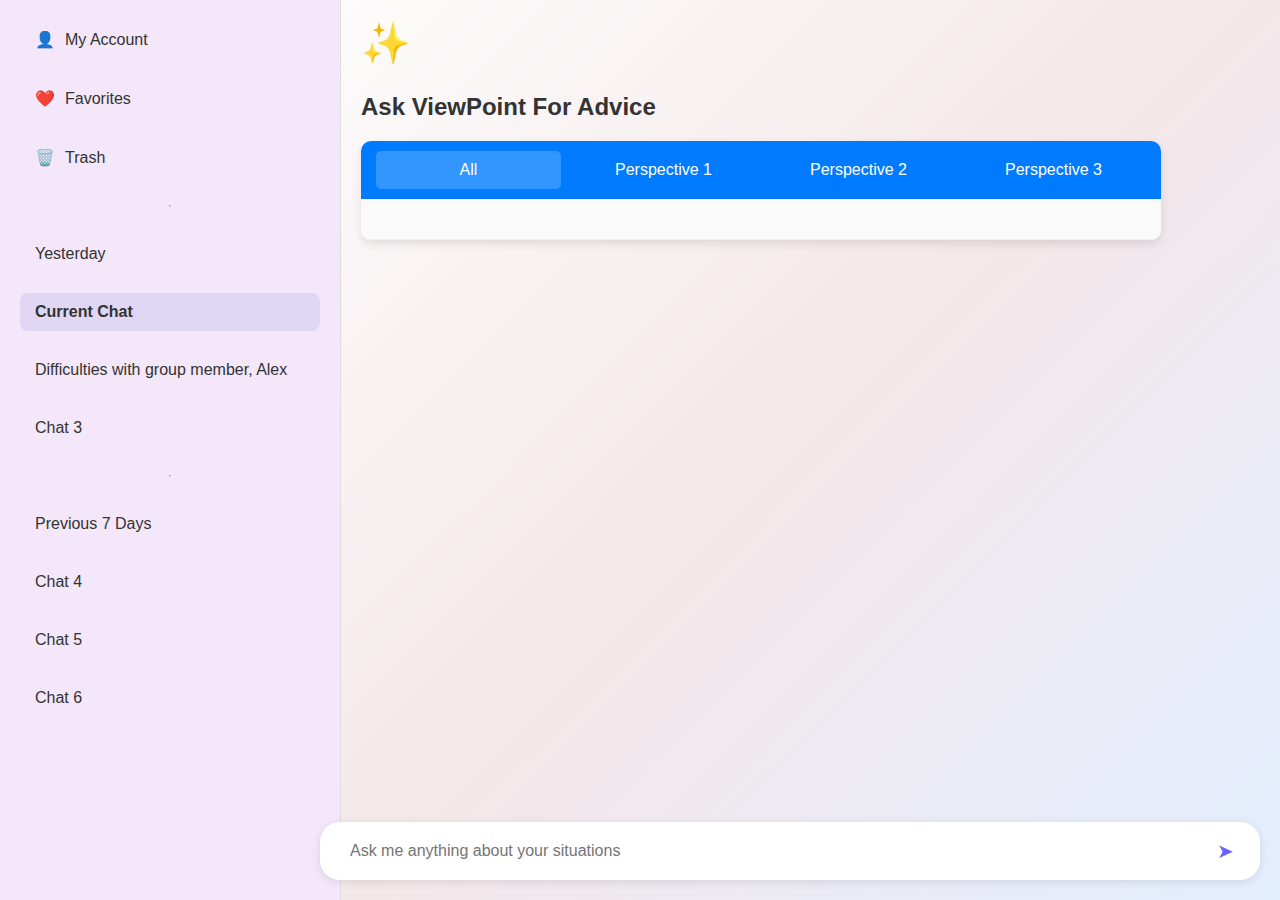
<file: templates/index.html>
<!DOCTYPE html>
<html lang="en">
<head>
    <meta charset="UTF-8">
    <meta name="viewport" content="width=device-width, initial-scale=1.0">
    <title>ViewPoint</title>
    <style>
        body {
            margin: 0;
            font-family: Arial, sans-serif;
            display: flex;
            height: 100vh;
            background: linear-gradient(135deg, #fdfbfb, #f3e7e9, #e3eeff);
            background-size: cover;
        }

        .sidebar {
            width: 300px;
            background-color: #f3e7f9;
            padding: 20px;
            display: flex;
            flex-direction: column;
            gap: 20px;
            border-right: 1px solid #ddd;
        }

        .sidebar-item {
            padding: 10px 15px;
            border-radius: 8px;
            cursor: pointer;
            display: flex;
            align-items: center;
            gap: 10px;
            color: #333;
            font-size: 16px;
        }

        .sidebar-item:hover {
            background-color: #e0d7f5;
        }

        .sidebar-item.active {
            background-color: #e0d7f5;
            font-weight: bold;
        }

        .content {
            flex: 1;
            display: flex;
            flex-direction: column;
            padding: 20px;
            background: linear-gradient(135deg, #fdfbfb, #f3e7e9, #e3eeff);
        }

        .content h1 {
            font-size: 24px;
            color: #333;
            margin-bottom: 20px;
        }

        .content .icon {
            font-size: 40px;
            margin-bottom: 10px;
        }

        #chat-container {
            width: 100%;
            max-width: 800px;
            background: white;
            border-radius: 10px;
            box-shadow: 0 4px 10px rgba(0, 0, 0, 0.1);
            overflow: hidden;
            display: flex;
            flex-direction: column;
            max-height: 70vh;
        }

        #tabs {
            display: flex;
            background: #007bff;
            padding: 10px;
            position: sticky;
            top: 0;
            z-index: 1;
        }

        .tab {
            flex: 1;
            padding: 10px;
            text-align: center;
            color: white;
            cursor: pointer;
            border-radius: 5px;
            margin: 0 5px;
            transition: background 0.3s;
        }

        .tab.active {
            background: rgba(255, 255, 255, 0.2);
        }

        #chat-messages {
            flex: 1;
            padding: 20px;
            overflow-y: auto;
            border-bottom: 1px solid #eee;
            background: #fafafa;
        }

        .message {
            margin-bottom: 15px;
            max-width: 70%;
            padding: 10px 15px;
            border-radius: 10px;
            word-wrap: break-word;
        }

        .user-message {
            background: #007bff;
            color: white;
            margin-left: auto;
        }

        .ai-message {
            background: #e9ecef;
            color: #333;
            margin-right: auto;
        }

        .input-container {
            position: fixed;
            bottom: 20px;
            left: 320px;
            right: 20px;
            display: flex;
            align-items: center;
            background-color: #fff;
            border-radius: 20px;
            box-shadow: 0 2px 10px rgba(0, 0, 0, 0.1);
            padding: 10px 20px;
        }

        .input-container input {
            flex: 1;
            border: none;
            outline: none;
            font-size: 16px;
            padding: 10px;
        }

        .input-container button {
            background: none;
            border: none;
            cursor: pointer;
            font-size: 20px;
            color: #6c63ff;
        }
    </style>
</head>
<body>
    <div class="sidebar">
        <div class="sidebar-item">
            <span>👤</span> My Account
        </div>
        <div class="sidebar-item">
            <span>❤️</span> Favorites
        </div>
        <div class="sidebar-item">
            <span>🗑️</span> Trash
        </div>
        <hr>
        <div class="sidebar-item">Yesterday</div>
        <div class="sidebar-item active">Current Chat</div>
        <div class="sidebar-item">Difficulties with group member, Alex</div>
        <div class="sidebar-item">Chat 3</div>
        <hr>
        <div class="sidebar-item">Previous 7 Days</div>
        <div class="sidebar-item">Chat 4</div>
        <div class="sidebar-item">Chat 5</div>
        <div class="sidebar-item">Chat 6</div>
    </div>
    <div class="content">
        <div class="icon">✨</div>
        <h1>Ask ViewPoint For Advice</h1>
        <div id="chat-container">
            <div id="tabs">
                <div class="tab active" data-tab="all">All</div>
                <div class="tab" data-tab="1">Perspective 1</div>
                <div class="tab" data-tab="2">Perspective 2</div>
                <div class="tab" data-tab="3">Perspective 3</div>
            </div>
            <div id="chat-messages"></div>
        </div>
    </div>
    <div class="input-container">
        <input type="text" id="user-input" placeholder="Ask me anything about your situations">
        <button id="send-button">➤</button>
    </div>

    <script>
        const chatMessages = document.getElementById("chat-messages");
        const userInput = document.getElementById("user-input");
        const sendButton = document.getElementById("send-button");
        const tabs = document.querySelectorAll(".tab");

        let activeTab = "all";
        let storedConversations = {};

        // Tab switching logic
        tabs.forEach(tab => {
            tab.addEventListener("click", function () {
                tabs.forEach(t => t.classList.remove("active"));
                this.classList.add("active");
                activeTab = this.getAttribute("data-tab");
                displayMessages();
            });
        });

        // Display messages for the active tab
        function displayMessages() {
            chatMessages.innerHTML = "";
            const messages = storedConversations[activeTab] || [];
            messages.forEach(msg => {
                addMessage(`You: ${msg.user}`, "user-message");
                addMessage(`AI: ${msg.ai}`, "ai-message");
            });
            chatMessages.scrollTop = chatMessages.scrollHeight; // Auto-scroll to bottom
        }

        // Add a message to the chat
        function addMessage(content, className) {
            const messageBox = document.createElement("div");
            messageBox.className = `message ${className}`;
            messageBox.textContent = content;
            chatMessages.appendChild(messageBox);
        }

        // Send message to backend
        sendButton.addEventListener("click", () => {
            const message = userInput.value.trim();
            if (message) {
                fetch("/get_response", {
                    method: "POST",
                    headers: { "Content-Type": "application/json" },
                    body: JSON.stringify({
                        user_input: message,
                        tab: activeTab
                    })
                })
                    .then(response => response.json())
                    .then(data => {
                        storedConversations = data.conversations;
                        displayMessages();
                        userInput.value = ""; // Clear input
                    });
            }
        });

        // Allow pressing Enter to send messages
        userInput.addEventListener("keypress", (e) => {
            if (e.key === "Enter") {
                sendButton.click();
            }
        });
    </script>
</body>
</html>
</file>
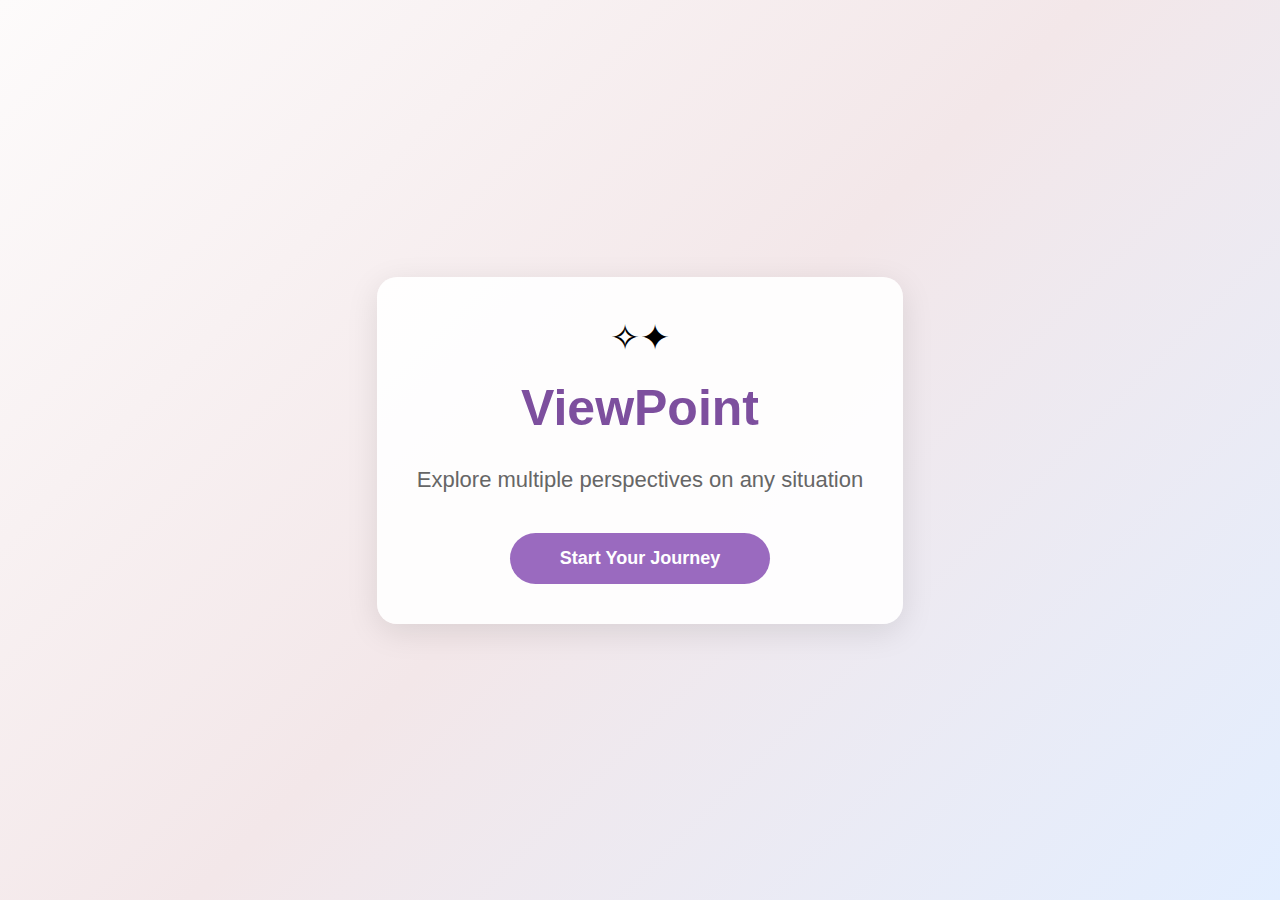
<file: pages/start.html>
<!DOCTYPE html>
<html lang="en">
<head>
    <meta charset="UTF-8">
    <meta name="viewport" content="width=device-width, initial-scale=1.0">

    <meta http-equiv="Cache-Control" content="no-cache, no-store, must-revalidate">
    <meta http-equiv="Pragma" content="no-cache">
    <meta http-equiv="Expires" content="0">
    <title>ViewPoint - Start</title>
    <!-- Custom CSS that matches our main app style -->
    <style>
        body {
            margin: 0;
            font-family: Arial, sans-serif;
            height: 100vh;
            background: linear-gradient(135deg, #fdfbfb, #f3e7e9, #e3eeff);
            background-size: cover;
            display: flex;
            justify-content: center;
            align-items: center;
        }
        
        .container {
            text-align: center;
            max-width: 600px;
            padding: 40px;
            background-color: rgba(255, 255, 255, 0.9);
            border-radius: 20px;
            box-shadow: 0 8px 32px rgba(0, 0, 0, 0.1);
            transition: transform 0.3s ease;
        }
        
        .container:hover {
            transform: translateY(-5px);
        }
        
        .logo {
            font-size: 50px;
            font-weight: bold;
            margin-bottom: 30px;
            color: #7d4f9e;
        }
        
        .logo-icon {
            display: block;
            font-size: 36px;
            margin-bottom: 20px;
        }
        
        .subtitle {
            font-size: 22px;
            color: #666;
            margin-bottom: 40px;
        }
        
        .start-button {
            display: inline-block;
            padding: 15px 50px;
            background-color: #9a6abf;
            color: white;
            text-decoration: none;
            border-radius: 30px;
            font-size: 18px;
            font-weight: bold;
            transition: all 0.3s ease;
            border: none;
            cursor: pointer;
        }
        
        .start-button:hover {
            background-color: #7d4f9e;
            transform: translateY(-3px);
            box-shadow: 0 10px 20px rgba(122, 79, 158, 0.3);
        }
        
        @keyframes pulse {
            0% { transform: scale(1); }
            50% { transform: scale(1.05); }
            100% { transform: scale(1); }
        }
        
        .animated {
            animation: pulse 2s infinite;
        }
        
        @media (max-width: 768px) {
            .container {
                padding: 30px 20px;
                margin: 0 20px;
            }
            
            .logo {
                font-size: 40px;
            }
            
            .subtitle {
                font-size: 18px;
            }
        }
    </style>
</head>
<body>
    <div class="container">
        <div class="logo-icon">✧✦</div>
        <div class="logo">ViewPoint</div>
        <p class="subtitle">Explore multiple perspectives on any situation</p>
        
        <a href="/home" class="start-button animated">Start Your Journey</a>
    </div>
</body>
</html>
</file>
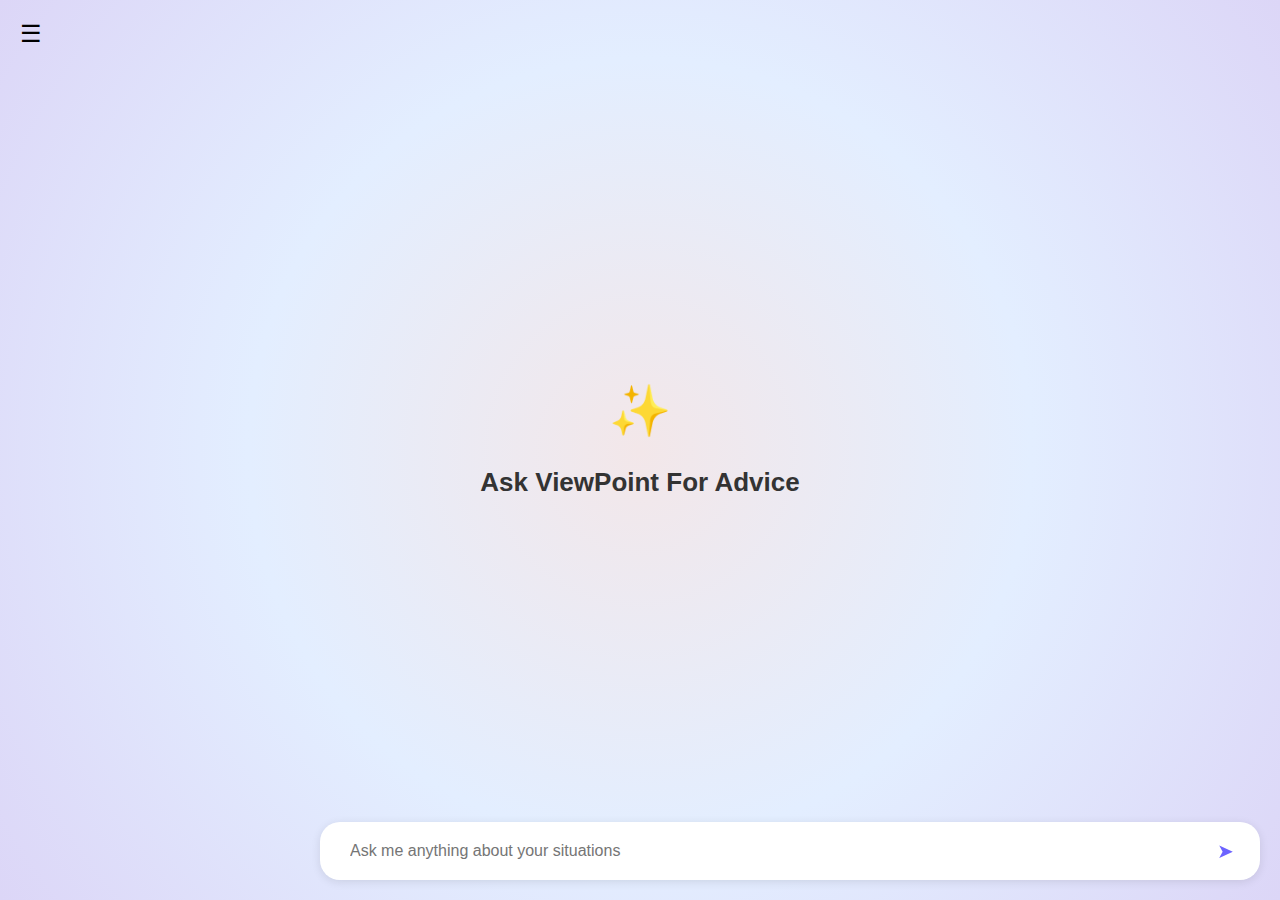
<file: templates/ startnobar.html>
<!DOCTYPE html>
<html lang="en">
<head>
    <meta charset="UTF-8">
    <meta name="viewport" content="width=device-width, initial-scale=1.0">
    <title>ViewPoint</title>
    <style>
        body {
            margin: 0;
            padding: 0;
            font-family: Arial, sans-serif;
            display: flex;
            flex-direction: column;
            justify-content: center;
            align-items: center;
            height: 100vh;
            background: radial-gradient(circle, #f3e7e9, #e3eeff, #dcd6f7);
            background-size: cover;
        }

        .menu-icon {
            position: absolute;
            top: 20px;
            left: 20px;
            font-size: 24px;
            cursor: pointer;
            color: black;
            z-index: 3;
            transition: left 0.3s ease-in-out;
        }

        .sidebar {
            position: fixed;
            left: -300px;
            width: 300px;
            height: 100vh;
            background-color: #f3e7f9;
            padding: 20px;
            display: flex;
            flex-direction: column;
            gap: 20px;
            border-right: 1px solid #ddd;
            transition: left 0.3s ease-in-out;
            z-index: 2;
            visibility: hidden;
        }

        .sidebar.open {
            left: 0;
            visibility: visible;
        }

        .menu-icon.moved {
            left: 260px !important;
        }

        .sidebar-item {
            padding: 10px 15px;
            border-radius: 8px;
            cursor: pointer;
            display: flex;
            align-items: center;
            gap: 10px;
            color: #333;
            font-size: 16px;
            justify-content: space-between;
        }

        .sidebar-item:hover {
            background-color: #e0d7f5;
        }

        .icon {
            font-size: 50px;
            color: #000;
            margin-bottom: 10px;
        }

        h1 {
            font-size: 26px;
            font-weight: bold;
            color: #333;
            margin-bottom: 20px;
        }

        .input-container {
            position: fixed;
            bottom: 20px;
            left: 320px;
            right: 20px;
            display: flex;
            align-items: center;
            background-color: #fff;
            border-radius: 20px;
            box-shadow: 0 2px 10px rgba(0, 0, 0, 0.1);
            padding: 10px 20px;
        }

        .input-container input {
            flex: 1;
            border: none;
            outline: none;
            font-size: 16px;
            padding: 10px;
        }

        .input-container button {
            background: none;
            border: none;
            cursor: pointer;
            font-size: 20px;
            color: #6c63ff;
        }
    </style>
</head>
<body>
    <div class="menu-icon" id="menuIcon" onclick="toggleMenu()">☰</div>
    <div class="sidebar" id="sidebar">
        <div class="sidebar-item">
            <span>👤 My Account</span>
        </div>
        <div class="sidebar-item">❤️ Favorites</div>
        <div class="sidebar-item">🗑️ Trash</div>
        <hr>
        <div class="sidebar-item">Yesterday</div>
        <div class="sidebar-item active">Current Chat</div>
        <div class="sidebar-item">Difficulties with group member, Alex</div>
        <div class="sidebar-item">Chat 3</div>
        <hr>
        <div class="sidebar-item">Previous 7 Days</div>
        <div class="sidebar-item">Chat 4</div>
        <div class="sidebar-item">Chat 5</div>
        <div class="sidebar-item">Chat 6</div>
    </div>
    <div class="icon">✨</div>
    <h1>Ask ViewPoint For Advice</h1>
    <div class="input-container">
        <input type="text" id="user-input" placeholder="Ask me anything about your situations">
        <button id="send-button">➤</button>
    </div>

    <script>
        function toggleMenu() {
            let sidebar = document.getElementById("sidebar");
            let menuIcon = document.getElementById("menuIcon");
            if (sidebar.classList.contains("open")) {
                sidebar.classList.remove("open");
                menuIcon.classList.remove("moved");
                setTimeout(() => {
                    sidebar.style.visibility = "hidden";
                }, 300);
            } else {
                sidebar.style.visibility = "visible";
                sidebar.classList.add("open");
                menuIcon.classList.add("moved");
            }
        }

        const userInput = document.getElementById("user-input");
        const sendButton = document.getElementById("send-button");

        sendButton.addEventListener("click", () => {
            const message = userInput.value.trim();
            if (message) { // Store the user's input in localStorage before redirection
                localStorage.setItem("pendingQuestion", message);
                window.location.href = "start.html";
            }
        });

    </script>
</body>
</html>
</file>
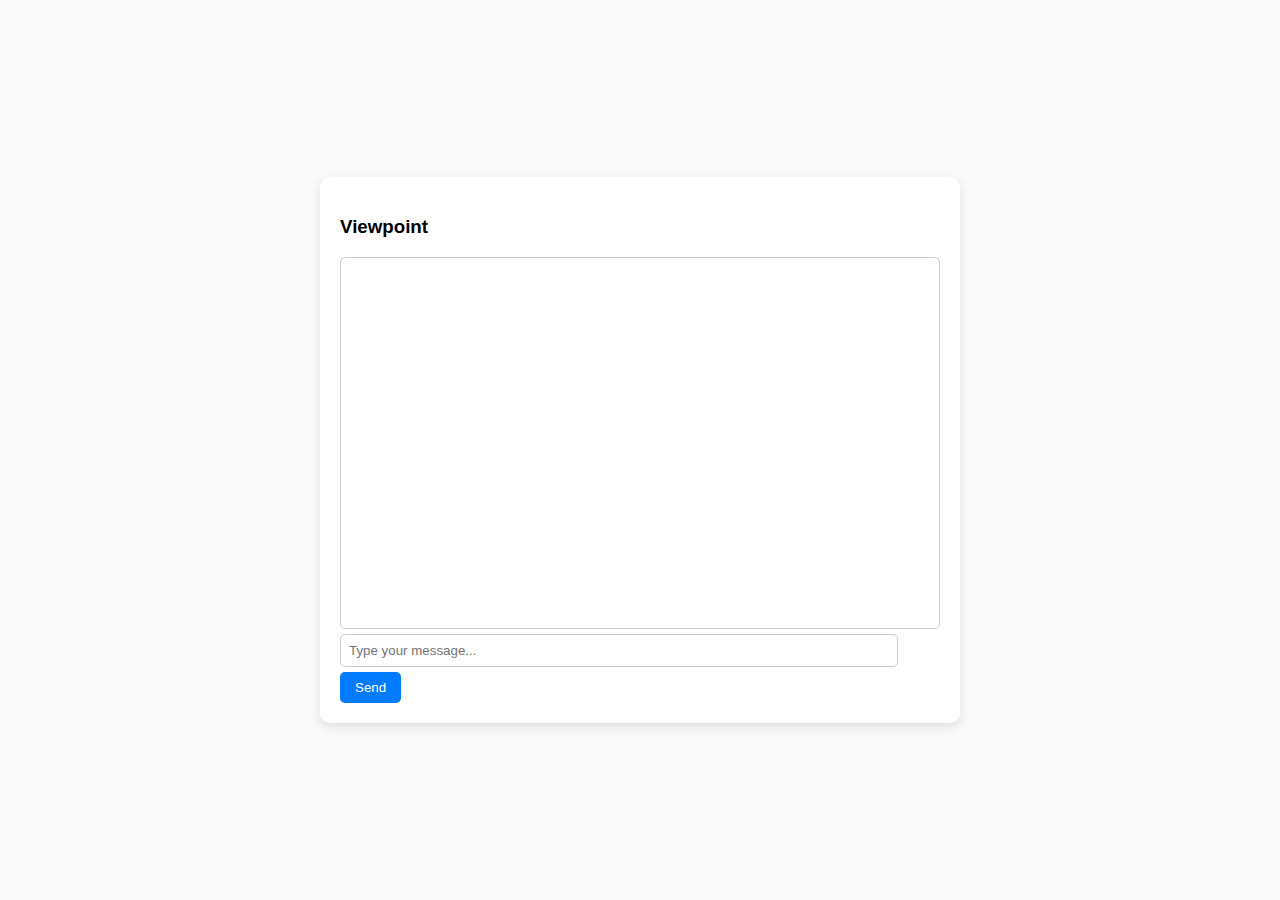
<file: templates/index2.html>
<!DOCTYPE html>
<html lang="en">
<head>
<meta charset="UTF-8">
<meta name="viewport" content="width=device-width, initial-scale=1.0">
<title> Viewpoint</title>
<style>
  body {
    font-family: Arial, sans-serif;
    background-color: #f9f9f9;
    display: flex;
    justify-content: center;
    align-items: center;
    height: 100vh;
    margin: 0;
  }
  
  #chat-container {
    width: 600px;
    background: white;
    padding: 20px;
    border-radius: 10px;
    box-shadow: 0px 4px 10px rgba(0, 0, 0, 0.1);
  }
  
  #chat-messages {
    height: 350px;
    overflow-y: auto;
    padding: 10px;
    border: 1px solid #ccc;
    border-radius: 5px;
    background-color: #ffffff;
  }

  .user-message, .ai-message {
    max-width: 80%;
    padding: 10px;
    margin: 5px 0;
    border-radius: 10px;
    word-wrap: break-word;
  }

  .user-message {
    margin-left: auto; 
    background-color: #d1e7dd;
    align-self: flex-end;
    text-align: left; /* align user message to right side always */
  }

  .ai-message {
    margin-right: auto;
    background-color: #f8d7da;
    align-self: flex-start;
    text-align: left;
  }

  #user-input {
    width: calc(100% - 60px);
    padding: 8px;
    border-radius: 5px;
    border: 1px solid #ccc;
    margin-bottom: 5px;
    margin-top: 5px;
  }

  #send-button {
    padding: 8px 15px;
    border: none;
    border-radius: 5px;
    background-color: #007bff;
    color: white;
    cursor: pointer;
  }

  #send-button:hover {
    background-color: #0056b3;
  }
</style>
</head>
<body>
  <div id="chat-container">
    <h3>Viewpoint</h3>
    <div id="chat-messages"></div>
    <input type="text" id="user-input" placeholder="Type your message...">
    <button id="send-button">Send</button>
  </div>

  <script>
    const chatMessages = document.getElementById("chat-messages");
    const userInput = document.getElementById("user-input");
    const sendButton = document.getElementById("send-button");

    function addMessage(content, className) {
      const messageBox = document.createElement("div");
      messageBox.className = className;
      messageBox.textContent = content;
      chatMessages.appendChild(messageBox);
      chatMessages.scrollTop = chatMessages.scrollHeight;  
    }

    function sendMessage() {
      const userMessage = userInput.value.trim();
      if (userMessage === "") return;  

      addMessage("You: " + userMessage, "user-message");
      userInput.value = "";  

      fetch('/get_response', {
          method: 'POST',
          headers: { 'Content-Type': 'application/json' },
          body: JSON.stringify({ user_input: userMessage })
      })
      .then(response => response.json())
      .then(data => {

        if (data.responses) {
            Object.keys(data.responses).forEach(perspective => {
                addMessage(`(${perspective}) Advisor: ${data.responses[perspective]}`, "ai-message");
            });
        } else {
            addMessage("AI: Error generating response", "ai-message");
        }
    })

      .catch(error => console.error("Error:", error));
    }

    sendButton.addEventListener("click", sendMessage);
    userInput.addEventListener("keydown", (event) => {
      if (event.key === "Enter") {
        sendMessage();
      }
    });
  </script>
</body>
</html>
</file>
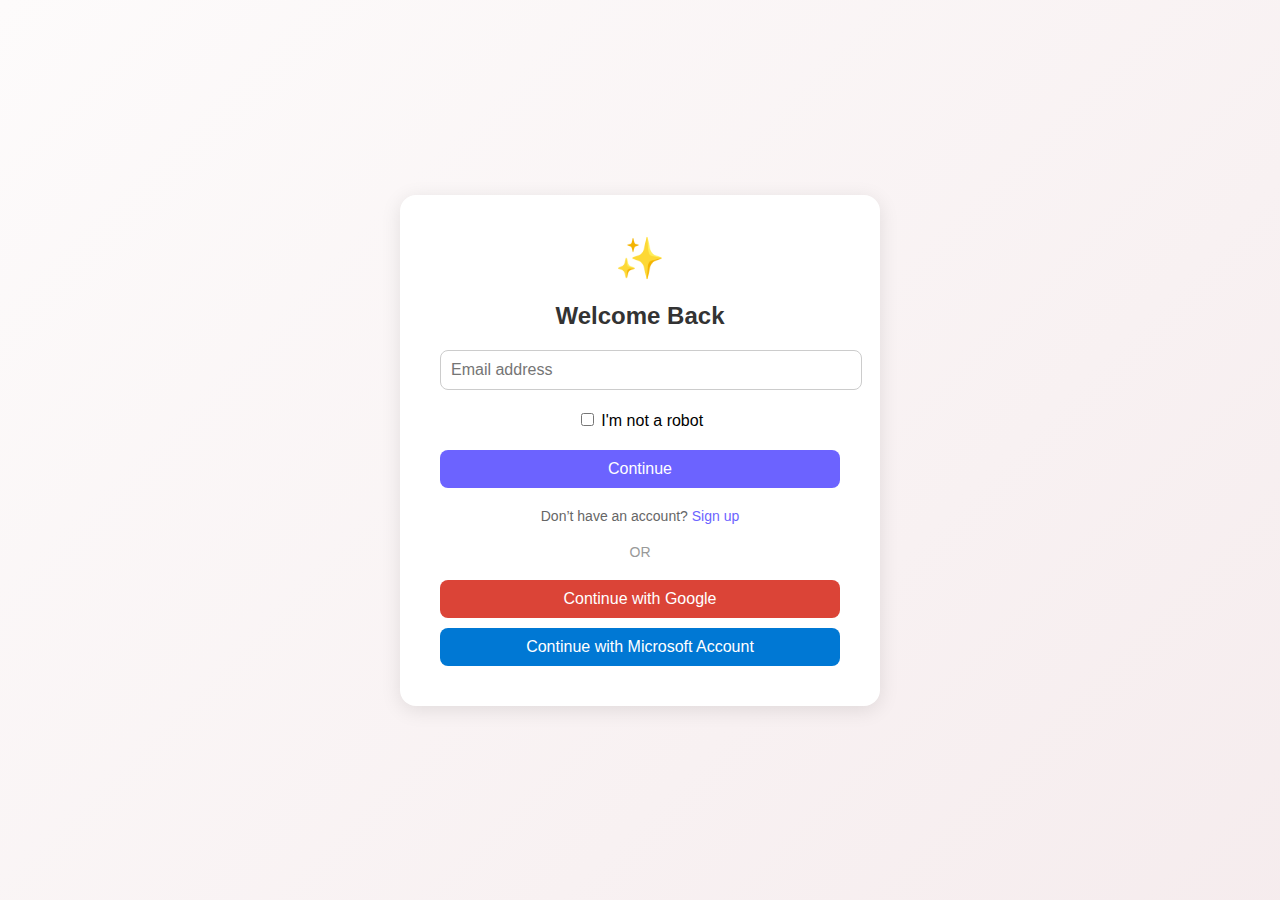
<file: templates/login.html>
<!DOCTYPE html>
<html lang="en">
<head>
    <meta charset="UTF-8">
    <meta name="viewport" content="width=device-width, initial-scale=1.0">
    <title>Login Page</title>
    <style>
        body {
            margin: 0;
            padding: 0;
            font-family: Arial, sans-serif;
            display: flex;
            justify-content: center;
            align-items: center;
            height: 100vh;
            background: linear-gradient(135deg, #fdfbfb, #f3e7e9, #e3eeff, #f3e7e9);
            background-size: 400% 400%;
            animation: gradientBG 10s ease infinite;
        }

        @keyframes gradientBG {
            0% { background-position: 0% 50%; }
            50% { background-position: 100% 50%; }
            100% { background-position: 0% 50%; }
        }

        .login-container {
            text-align: center;
            background: #ffffff;
            padding: 40px;
            border-radius: 16px;
            box-shadow: 0 4px 20px rgba(0, 0, 0, 0.1);
            width: 400px;
        }

        .icon {
            font-size: 40px;
            color: #6c63ff;
            margin-bottom: 20px;
        }

        h1 {
            font-size: 24px;
            color: #333333;
            margin-bottom: 20px;
        }

        .input-field {
            width: 100%;
            padding: 10px;
            margin-bottom: 20px;
            border: 1px solid #ccc;
            border-radius: 8px;
            font-size: 16px;
        }

        .recaptcha {
            margin-bottom: 20px;
        }

        .button {
            width: 100%;
            padding: 10px;
            font-size: 16px;
            color: #ffffff;
            background: #6c63ff;
            border: none;
            border-radius: 8px;
            cursor: pointer;
            text-decoration: none;
            transition: background 0.3s ease;
        }

        .button:hover {
            background: #5a52d6;
        }

        .signup {
            margin-top: 20px;
            font-size: 14px;
            color: #666666;
        }

        .signup a {
            color: #6c63ff;
            text-decoration: none;
        }

        .signup a:hover {
            text-decoration: underline;
        }

        .or {
            margin: 20px 0;
            font-size: 14px;
            color: #999999;
        }

        .social-buttons {
            display: flex;
            flex-direction: column;
            gap: 10px;
        }

        .social-button {
            display: flex;
            align-items: center;
            justify-content: center;
            padding: 10px;
            font-size: 16px;
            color: #ffffff;
            border: none;
            border-radius: 8px;
            cursor: pointer;
            text-decoration: none;
        }

        .google {
            background: #db4437;
        }

        .microsoft {
            background: #0078d4;
        }
    </style>
</head>
<body>
    <div class="login-container">
        <div class="icon">✨</div>
        <h1>Welcome Back</h1>
        <input type="email" class="input-field" placeholder="Email address">
        <div class="recaptcha">
            <input type="checkbox" id="recaptcha">
            <label for="recaptcha">I'm not a robot</label>
        </div>
        <button class="button">Continue</button>
        <div class="signup">
            Don’t have an account? <a href="/signup">Sign up</a>
        </div>
        <div class="or">OR</div>
        <div class="social-buttons">
            <a href="/google-login" class="social-button google">Continue with Google</a>
            <a href="/microsoft-login" class="social-button microsoft">Continue with Microsoft Account</a>
        </div>
    </div>
</body>
</html>
</file>
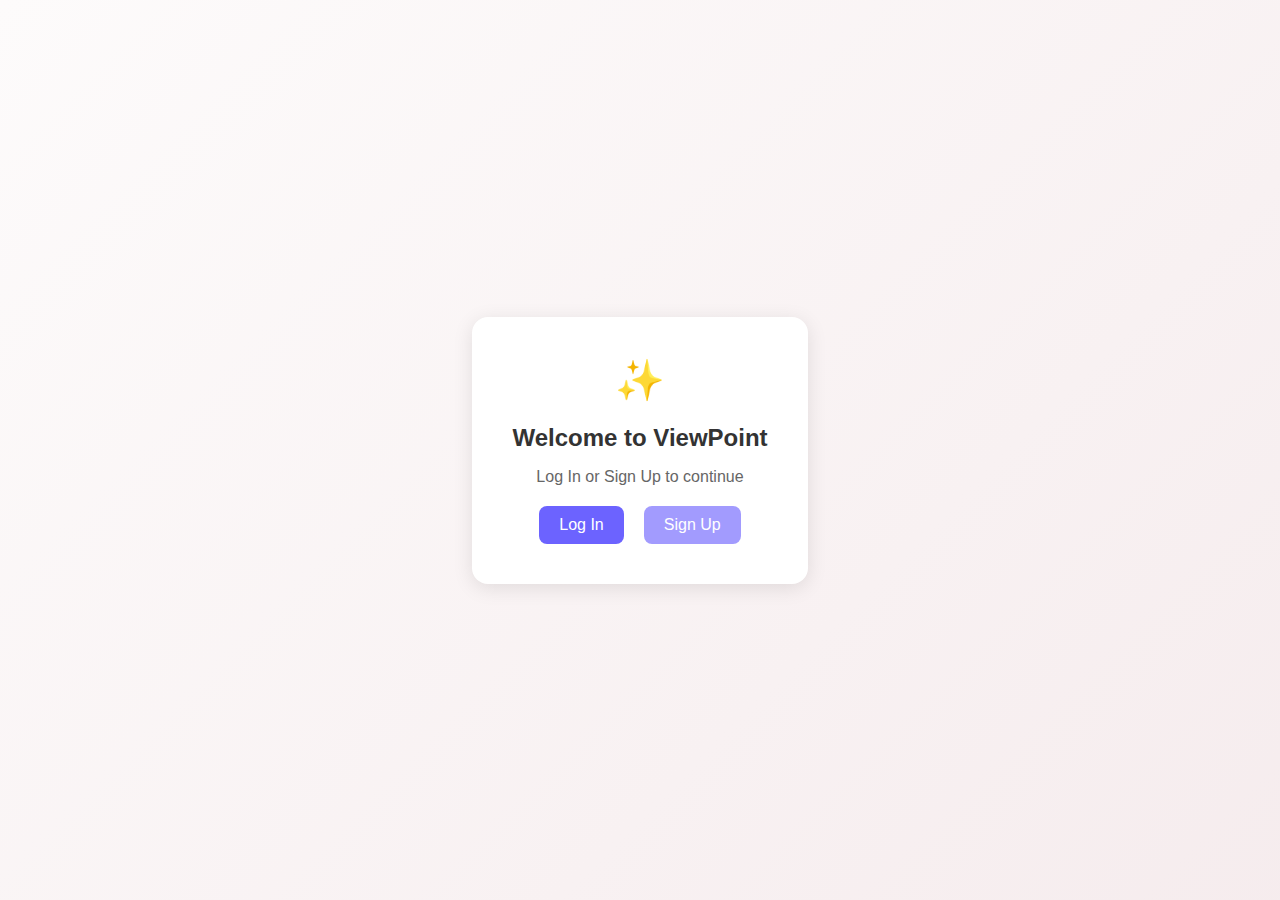
<file: templates/welcome.html>
<!DOCTYPE html>
<html lang="en">
<head>
    <meta charset="UTF-8">
    <meta name="viewport" content="width=device-width, initial-scale=1.0">
    <title>Welcome to ViewPoint</title>
    <style>
        body {
            margin: 0;
            padding: 0;
            font-family: Arial, sans-serif;
            display: flex;
            justify-content: center;
            align-items: center;
            height: 100vh;
            background: linear-gradient(135deg, #fdfbfb, #f3e7e9, #e3eeff, #f3e7e9);
            background-size: 400% 400%;
            animation: gradientBG 10s ease infinite;
        }

        @keyframes gradientBG {
            0% { background-position: 0% 50%; }
            50% { background-position: 100% 50%; }
            100% { background-position: 0% 50%; }
        }

        .container {
            text-align: center;
            background: #ffffff;
            padding: 40px;
            border-radius: 16px;
            box-shadow: 0 4px 20px rgba(0, 0, 0, 0.1);
        }

        .icon {
            font-size: 40px;
            color: #6c63ff;
            margin-bottom: 20px;
        }

        h1 {
            font-size: 24px;
            color: #333333;
            margin-bottom: 10px;
        }

        p {
            font-size: 16px;
            color: #666666;
            margin-bottom: 20px;
        }

        .buttons {
            display: flex;
            justify-content: center;
            gap: 20px;
        }

        .button {
            padding: 10px 20px;
            font-size: 16px;
            color: #ffffff;
            background: #6c63ff;
            border: none;
            border-radius: 8px;
            cursor: pointer;
            text-decoration: none;
            transition: background 0.3s ease;
        }

        .button:hover {
            background: #5a52d6;
        }

        .button-secondary {
            background: #a29bfe;
        }

        .button-secondary:hover {
            background: #8e83e6;
        }
    </style>
</head>
<body>
    <div class="container">
        <div class="icon">✨</div>
        <h1>Welcome to ViewPoint</h1>
        <p>Log In or Sign Up to continue</p>
        <div class="buttons">
            <a href="/login" class="button">Log In</a>
            <a href="/signup" class="button button-secondary">Sign Up</a>
        </div>
    </div>
</body>
</html>
</file>
